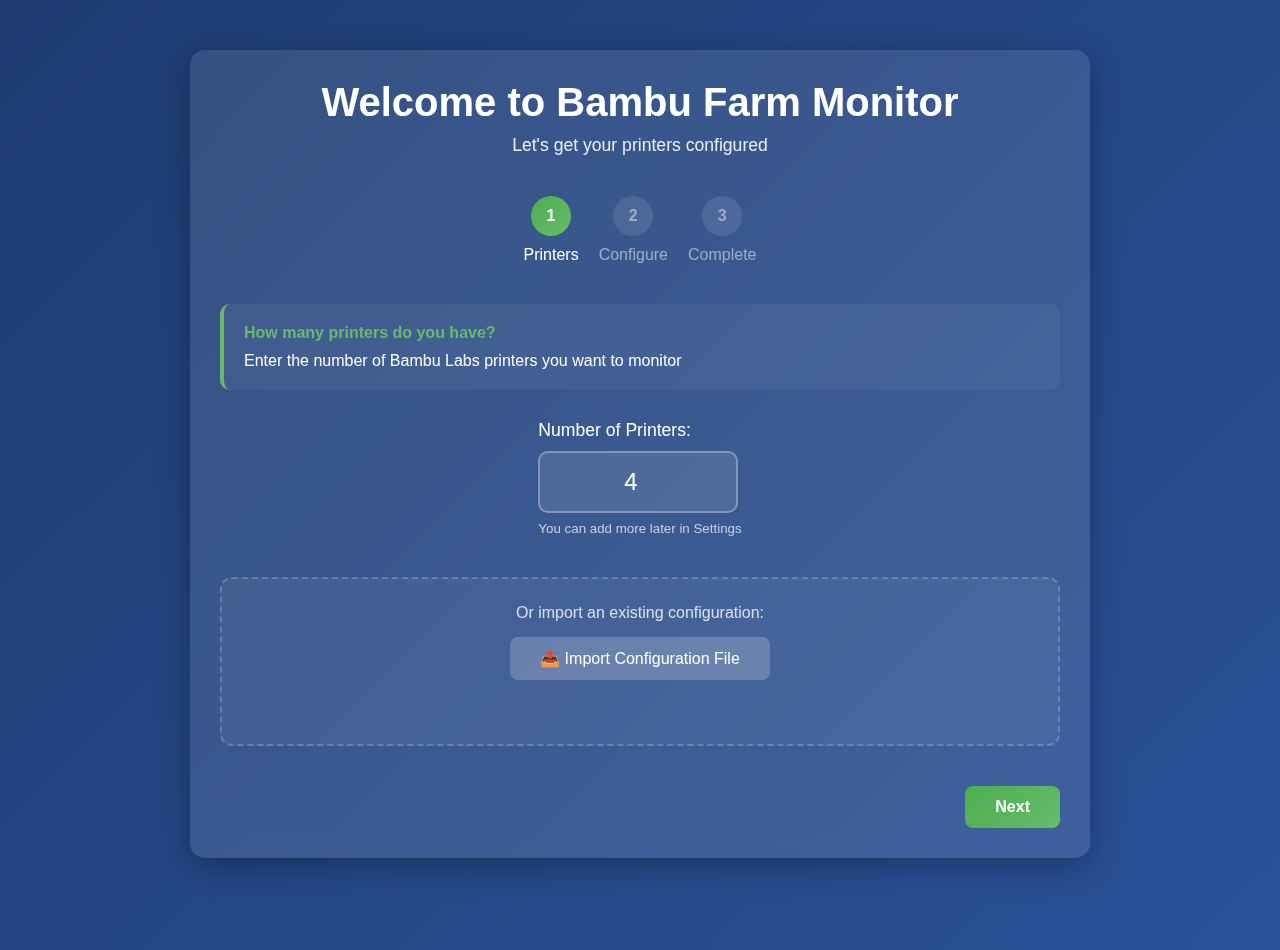
<file: www/setup.html>
<!DOCTYPE html>
<html lang="en">
<head>
    <meta charset="UTF-8">
    <meta name="viewport" content="width=device-width, initial-scale=1.0">
    <title>Setup Wizard - Bambu Farm Monitor</title>
    <link rel="stylesheet" href="style.css">
    <style>
        .setup-container {
            max-width: 900px;
            margin: 50px auto;
            padding: 30px;
            background: rgba(255, 255, 255, 0.1);
            border-radius: 15px;
            backdrop-filter: blur(10px);
            box-shadow: 0 8px 32px rgba(0, 0, 0, 0.3);
        }

        .setup-header {
            text-align: center;
            margin-bottom: 40px;
        }

        .setup-header h1 {
            font-size: 2.5rem;
            margin-bottom: 10px;
        }

        .setup-header p {
            font-size: 1.1rem;
            opacity: 0.9;
        }

        .step-indicator {
            display: flex;
            justify-content: center;
            gap: 20px;
            margin-bottom: 40px;
        }

        .step {
            display: flex;
            flex-direction: column;
            align-items: center;
            gap: 10px;
            opacity: 0.5;
            transition: opacity 0.3s;
        }

        .step.active {
            opacity: 1;
        }

        .step.completed {
            opacity: 0.7;
        }

        .step-number {
            width: 40px;
            height: 40px;
            border-radius: 50%;
            background: rgba(255, 255, 255, 0.2);
            display: flex;
            align-items: center;
            justify-content: center;
            font-weight: 700;
        }

        .step.active .step-number {
            background: linear-gradient(135deg, #4caf50, #66bb6a);
        }

        .step.completed .step-number::before {
            content: "✓";
        }

        .wizard-content {
            min-height: 400px;
        }

        .wizard-step {
            display: none;
        }

        .wizard-step.active {
            display: block;
        }

        .printer-count-selector {
            display: flex;
            gap: 15px;
            justify-content: center;
            margin-top: 30px;
        }

        .count-option {
            padding: 30px 40px;
            background: rgba(255, 255, 255, 0.1);
            border: 2px solid rgba(255, 255, 255, 0.3);
            border-radius: 10px;
            cursor: pointer;
            transition: all 0.3s;
            text-align: center;
        }

        .count-option:hover {
            background: rgba(255, 255, 255, 0.2);
            transform: translateY(-5px);
        }

        .count-option.selected {
            background: linear-gradient(135deg, #4caf50, #66bb6a);
            border-color: #66bb6a;
        }

        .count-number {
            font-size: 3rem;
            font-weight: 700;
            margin-bottom: 10px;
        }

        .printer-forms {
            display: grid;
            gap: 20px;
            margin-top: 30px;
        }

        .printer-form-card {
            background: rgba(0, 0, 0, 0.3);
            padding: 25px;
            border-radius: 10px;
            border: 1px solid rgba(255, 255, 255, 0.1);
        }

        .printer-form-card h3 {
            margin-bottom: 20px;
            color: #66bb6a;
        }

        .form-group {
            margin-bottom: 15px;
        }

        .form-group label {
            display: block;
            margin-bottom: 5px;
            font-size: 0.9rem;
            opacity: 0.9;
        }

        .form-group input {
            width: 100%;
            padding: 12px;
            background: rgba(255, 255, 255, 0.1);
            border: 1px solid rgba(255, 255, 255, 0.2);
            border-radius: 5px;
            color: white;
            font-size: 1rem;
        }

        .form-group input:focus {
            outline: none;
            border-color: #66bb6a;
            background: rgba(255, 255, 255, 0.15);
        }

        .form-group small {
            display: block;
            margin-top: 5px;
            opacity: 0.7;
            font-size: 0.85rem;
        }

        .wizard-actions {
            display: flex;
            justify-content: space-between;
            margin-top: 40px;
        }

        .btn {
            padding: 12px 30px;
            border: none;
            border-radius: 8px;
            font-size: 1rem;
            cursor: pointer;
            transition: all 0.3s;
        }

        .btn-secondary {
            background: rgba(255, 255, 255, 0.2);
            color: white;
        }

        .btn-secondary:hover {
            background: rgba(255, 255, 255, 0.3);
        }

        .btn-primary {
            background: linear-gradient(135deg, #4caf50, #66bb6a);
            color: white;
            font-weight: 600;
        }

        .btn-primary:hover {
            transform: translateY(-2px);
            box-shadow: 0 5px 15px rgba(76, 175, 80, 0.4);
        }

        .btn:disabled {
            opacity: 0.5;
            cursor: not-allowed;
        }

        .help-text {
            background: rgba(255, 255, 255, 0.05);
            padding: 20px;
            border-radius: 10px;
            border-left: 4px solid #66bb6a;
            margin-bottom: 30px;
        }

        .help-text h4 {
            margin-bottom: 10px;
            color: #66bb6a;
        }

        .help-text ul {
            margin-left: 20px;
        }

        .help-text li {
            margin-bottom: 5px;
        }

        .completion-message {
            text-align: center;
            padding: 40px 20px;
        }

        .completion-message svg {
            width: 100px;
            height: 100px;
            margin-bottom: 20px;
        }

        .completion-message h2 {
            font-size: 2rem;
            margin-bottom: 15px;
            color: #66bb6a;
        }

        .spinner {
            display: inline-block;
            width: 20px;
            height: 20px;
            border: 3px solid rgba(255, 255, 255, 0.3);
            border-top-color: #fff;
            border-radius: 50%;
            animation: spin 1s linear infinite;
        }

        .import-option {
            margin-top: 40px;
            padding: 25px;
            background: rgba(255, 255, 255, 0.05);
            border-radius: 12px;
            border: 2px dashed rgba(255, 255, 255, 0.2);
            text-align: center;
        }

        .import-option p {
            margin-bottom: 15px;
            opacity: 0.8;
            font-size: 1rem;
        }

        .import-status {
            margin-top: 15px;
            min-height: 24px;
            font-size: 0.95rem;
            font-weight: 600;
        }
    </style>
</head>
<body>
    <div class="setup-container">
        <div class="setup-header">
            <h1>Welcome to Bambu Farm Monitor</h1>
            <p>Let's get your printers configured</p>
        </div>

        <div class="step-indicator">
            <div class="step active" data-step="1">
                <div class="step-number">1</div>
                <span>Printers</span>
            </div>
            <div class="step" data-step="2">
                <div class="step-number">2</div>
                <span>Configure</span>
            </div>
            <div class="step" data-step="3">
                <div class="step-number">3</div>
                <span>Complete</span>
            </div>
        </div>

        <div class="wizard-content">
            <!-- Step 1: Select number of printers -->
            <div class="wizard-step active" data-step="1">
                <div class="help-text">
                    <h4>How many printers do you have?</h4>
                    <p>Enter the number of Bambu Labs printers you want to monitor</p>
                </div>

                <div style="text-align: center; margin-top: 30px;">
                    <div style="display: inline-block; text-align: left;">
                        <label for="printer-count-input" style="display: block; margin-bottom: 10px; font-size: 1.1rem;">Number of Printers:</label>
                        <input type="number"
                               id="printer-count-input"
                               min="1"
                               max="99"
                               value="4"
                               style="width: 200px; padding: 15px 20px; font-size: 1.5rem; text-align: center; background: rgba(255, 255, 255, 0.1); border: 2px solid rgba(255, 255, 255, 0.3); border-radius: 10px; color: white;"
                               oninput="updatePrinterCount(this.value)">
                        <small style="display: block; margin-top: 8px; opacity: 0.7;">You can add more later in Settings</small>
                    </div>
                </div>

                <div class="import-option">
                    <p>Or import an existing configuration:</p>
                    <button class="btn btn-secondary" onclick="document.getElementById('setup-import-file').click()">📤 Import Configuration File</button>
                    <input type="file" id="setup-import-file" accept=".json" style="display: none" onchange="importSetupConfig(event)">
                    <div id="import-status" class="import-status"></div>
                </div>
            </div>

            <!-- Step 2: Configure printers -->
            <div class="wizard-step" data-step="2">
                <div class="help-text">
                    <h4>Finding Your Printer Information</h4>
                    <ul>
                        <li><strong>IP Address:</strong> Check your printer's screen or router's DHCP table</li>
                        <li><strong>Access Code:</strong> Printer Settings → Network → LAN Mode MQTT (8-digit code)</li>
                        <li><strong>Serial Number:</strong> Printer Settings → Device → Device Info (starts with 01P)</li>
                    </ul>
                </div>

                <div class="printer-forms" id="printer-forms"></div>
            </div>

            <!-- Step 3: Completion -->
            <div class="wizard-step" data-step="3">
                <div class="completion-message">
                    <svg viewBox="0 0 100 100" fill="none" xmlns="http://www.w3.org/2000/svg">
                        <circle cx="50" cy="50" r="45" stroke="#66bb6a" stroke-width="5"/>
                        <path d="M30 50 L45 65 L70 35" stroke="#66bb6a" stroke-width="5" stroke-linecap="round" stroke-linejoin="round"/>
                    </svg>
                    <h2>Setup Complete!</h2>
                    <p>Your printers have been configured successfully.</p>
                    <p>Redirecting to dashboard...</p>
                    <div class="spinner" style="margin-top: 20px;"></div>
                </div>
            </div>
        </div>

        <div class="wizard-actions">
            <button class="btn btn-secondary" id="btn-back" style="visibility: hidden;">Back</button>
            <button class="btn btn-primary" id="btn-next">Next</button>
        </div>
    </div>

    <script>
        let currentStep = 1;
        let printerCount = 4;
        const maxSteps = 3;

        // Step navigation
        function updateStepIndicator() {
            document.querySelectorAll('.step').forEach(step => {
                const stepNum = parseInt(step.dataset.step);
                step.classList.remove('active', 'completed');
                if (stepNum < currentStep) {
                    step.classList.add('completed');
                } else if (stepNum === currentStep) {
                    step.classList.add('active');
                }
            });

            document.querySelectorAll('.wizard-step').forEach(step => {
                step.classList.remove('active');
            });
            document.querySelector(`.wizard-step[data-step="${currentStep}"]`).classList.add('active');

            // Update button visibility
            document.getElementById('btn-back').style.visibility = currentStep > 1 && currentStep < maxSteps ? 'visible' : 'hidden';
            document.getElementById('btn-next').textContent = currentStep === 2 ? 'Complete Setup' : 'Next';
            document.getElementById('btn-next').style.display = currentStep === maxSteps ? 'none' : 'block';
        }

        // Update printer count from input
        function updatePrinterCount(value) {
            const count = parseInt(value);
            if (count >= 1 && count <= 99) {
                printerCount = count;
            }
        }

        // Generate printer forms
        function generatePrinterForms() {
            const container = document.getElementById('printer-forms');
            container.innerHTML = '';

            for (let i = 1; i <= printerCount; i++) {
                const formCard = document.createElement('div');
                formCard.className = 'printer-form-card';
                formCard.innerHTML = `
                    <h3>Printer ${i}</h3>
                    <div class="form-group">
                        <label>Printer Name</label>
                        <input type="text" id="name-${i}" value="Printer ${i}" placeholder="My Printer">
                        <small>Friendly name for this printer</small>
                    </div>
                    <div class="form-group">
                        <label>IP Address *</label>
                        <input type="text" id="ip-${i}" placeholder="192.168.1.100" required>
                        <small>Local network IP address of the printer</small>
                    </div>
                    <div class="form-group">
                        <label>Access Code *</label>
                        <input type="text" id="code-${i}" placeholder="12345678" maxlength="8" required>
                        <small>8-digit MQTT access code from printer settings</small>
                    </div>
                    <div class="form-group">
                        <label>Serial Number (Optional)</label>
                        <input type="text" id="serial-${i}" placeholder="01P00A411800001">
                        <small>Required for real-time status monitoring</small>
                    </div>
                `;
                container.appendChild(formCard);
            }
        }

        // Collect printer data
        function collectPrinterData() {
            const printers = [];
            for (let i = 1; i <= printerCount; i++) {
                const name = document.getElementById(`name-${i}`).value || `Printer ${i}`;
                const ip = document.getElementById(`ip-${i}`).value.trim();
                const code = document.getElementById(`code-${i}`).value.trim();
                const serial = document.getElementById(`serial-${i}`).value.trim();

                if (!ip || !code) {
                    alert(`Please fill in IP and Access Code for Printer ${i}`);
                    return null;
                }

                printers.push({ name, ip, access_code: code, serial });
            }
            return printers;
        }

        // Save configuration
        async function saveConfiguration() {
            const printers = collectPrinterData();
            if (!printers) return false;

            try {
                const response = await fetch('/api/config/printers/bulk', {
                    method: 'POST',
                    headers: { 'Content-Type': 'application/json' },
                    body: JSON.stringify({ printers })
                });

                if (!response.ok) throw new Error('Failed to save configuration');

                // Reconnect MQTT after saving configuration
                try {
                    await fetch('/api/status/reconnect', { method: 'POST' });
                } catch (mqttError) {
                    console.error('Error reconnecting MQTT:', mqttError);
                    // Don't fail setup if MQTT reconnect fails
                }

                return true;
            } catch (error) {
                console.error('Error saving configuration:', error);
                alert('Failed to save configuration. Please try again.');
                return false;
            }
        }

        // Button handlers
        document.getElementById('btn-back').addEventListener('click', () => {
            if (currentStep > 1) {
                currentStep--;
                updateStepIndicator();
            }
        });

        document.getElementById('btn-next').addEventListener('click', async () => {
            if (currentStep === 1) {
                // Get printer count from input
                const input = document.getElementById('printer-count-input');
                const count = parseInt(input.value);

                // Validate input
                if (isNaN(count) || count < 1 || count > 99) {
                    alert('Please enter a valid number of printers (1-99)');
                    return;
                }

                printerCount = count;

                // Generate forms for selected number of printers
                generatePrinterForms();
                currentStep++;
                updateStepIndicator();
            } else if (currentStep === 2) {
                // Save configuration and proceed
                if (await saveConfiguration()) {
                    currentStep++;
                    updateStepIndicator();

                    // Redirect to dashboard after 3 seconds
                    setTimeout(() => {
                        window.location.href = '/';
                    }, 3000);
                }
            }
        });

        // Import configuration from file
        async function importSetupConfig(event) {
            const file = event.target.files[0];
            if (!file) return;

            const statusDiv = document.getElementById('import-status');
            statusDiv.innerHTML = '<span style="color: #2196f3;">📤 Importing configuration...</span>';

            try {
                const formData = new FormData();
                formData.append('file', file);

                const response = await fetch('/api/config/import', {
                    method: 'POST',
                    body: formData
                });

                const result = await response.json();

                if (!response.ok) {
                    throw new Error(result.error || 'Failed to import configuration');
                }

                statusDiv.innerHTML = `<span style="color: #4caf50;">✓ Successfully imported ${result.printers.length} printers!</span>`;

                // Reconnect MQTT
                try {
                    await fetch('/api/status/reconnect', { method: 'POST' });
                } catch (mqttError) {
                    console.error('Error reconnecting MQTT:', mqttError);
                }

                // Redirect to dashboard after 2 seconds
                setTimeout(() => {
                    window.location.href = '/';
                }, 2000);

            } catch (error) {
                console.error('Error importing configuration:', error);
                statusDiv.innerHTML = `<span style="color: #f44336;">✗ Error: ${error.message}</span>`;
            } finally {
                // Clear file input
                event.target.value = '';
            }
        }

        // Initialize
        updateStepIndicator();
    </script>
</body>
</html>
</file>
<file: www/style.css>
* {
    margin: 0;
    padding: 0;
    box-sizing: border-box;
}

body {
    font-family: -apple-system, BlinkMacSystemFont, 'Segoe UI', Roboto, Oxygen, Ubuntu, Cantarell, sans-serif;
    background: linear-gradient(135deg, #1e3c72 0%, #2a5298 100%);
    color: #fff;
    min-height: 100vh;
}

.container {
    max-width: 1920px;
    margin: 0 auto;
    padding: 20px;
}

header {
    text-align: center;
    margin-bottom: 30px;
}

header h1 {
    font-size: 2.5rem;
    margin-bottom: 15px;
    text-shadow: 2px 2px 4px rgba(0, 0, 0, 0.3);
}

.status-bar {
    display: flex;
    justify-content: center;
    align-items: center;
    gap: 20px;
    position: relative;
}

.settings-btn {
    position: absolute;
    right: 20px;
    background: rgba(255, 255, 255, 0.1);
    border: 2px solid rgba(255, 255, 255, 0.3);
    color: white;
    padding: 8px 16px;
    border-radius: 8px;
    font-size: 20px;
    cursor: pointer;
    transition: all 0.3s ease;
    backdrop-filter: blur(10px);
}

.settings-btn:hover {
    background: rgba(255, 255, 255, 0.2);
    border-color: rgba(255, 255, 255, 0.5);
    transform: scale(1.1);
}

.status-item {
    display: flex;
    align-items: center;
    gap: 8px;
    background: rgba(255, 255, 255, 0.1);
    padding: 8px 16px;
    border-radius: 20px;
    backdrop-filter: blur(10px);
}

.status-dot {
    width: 12px;
    height: 12px;
    border-radius: 50%;
    background: #ffd700;
    animation: pulse 2s ease-in-out infinite;
}

.status-dot.connected {
    background: #00ff00;
}

.status-dot.error {
    background: #ff4444;
    animation: none;
}

@keyframes pulse {
    0%, 100% { opacity: 1; }
    50% { opacity: 0.5; }
}

.grid-container {
    display: grid;
    grid-template-columns: repeat(auto-fit, minmax(600px, 1fr));
    gap: 20px;
    margin-bottom: 30px;
}

@media (max-width: 1400px) {
    .grid-container {
        grid-template-columns: repeat(auto-fit, minmax(500px, 1fr));
    }
}

@media (max-width: 768px) {
    .grid-container {
        grid-template-columns: 1fr;
    }

    header h1 {
        font-size: 1.8rem;
    }
}

.camera-card {
    background: rgba(255, 255, 255, 0.1);
    border-radius: 15px;
    overflow: hidden;
    backdrop-filter: blur(10px);
    box-shadow: 0 8px 32px rgba(0, 0, 0, 0.3);
    transition: transform 0.3s ease, box-shadow 0.3s ease;
}

.camera-card:hover {
    transform: translateY(-5px);
    box-shadow: 0 12px 40px rgba(0, 0, 0, 0.4);
}

.camera-header {
    display: flex;
    justify-content: space-between;
    align-items: center;
    padding: 15px 20px;
    background: rgba(0, 0, 0, 0.2);
    border-bottom: 2px solid rgba(255, 255, 255, 0.1);
}

.camera-header h2 {
    font-size: 1.3rem;
    font-weight: 600;
}

.stream-status {
    font-size: 1.5rem;
    color: #ffd700;
    animation: pulse 2s ease-in-out infinite;
}

.stream-status.connected {
    color: #00ff00;
    animation: none;
}

.stream-status.error {
    color: #ff4444;
    animation: none;
}

.video-container {
    position: relative;
    width: 100%;
    padding-top: 56.25%; /* 16:9 aspect ratio */
    background: #000;
}

.camera-video {
    position: absolute;
    top: 0;
    left: 0;
    width: 100%;
    height: 100%;
    border: none;
    background: #000;
}

.loading-overlay {
    position: absolute;
    top: 0;
    left: 0;
    width: 100%;
    height: 100%;
    background: rgba(0, 0, 0, 0.8);
    display: flex;
    flex-direction: column;
    justify-content: center;
    align-items: center;
    gap: 15px;
    z-index: 10;
}

.loading-overlay.hidden {
    display: none;
}

.fullscreen-btn {
    position: absolute;
    top: 10px;
    right: 10px;
    z-index: 100;
    background: rgba(0, 0, 0, 0.6);
    color: white;
    border: 2px solid rgba(255, 255, 255, 0.3);
    border-radius: 8px;
    padding: 8px 12px;
    font-size: 20px;
    cursor: pointer;
    opacity: 0.7;
    transition: all 0.3s ease;
    backdrop-filter: blur(5px);
}

.fullscreen-btn:hover {
    opacity: 1;
    background: rgba(0, 0, 0, 0.8);
    border-color: rgba(255, 255, 255, 0.6);
    transform: scale(1.1);
}

.fullscreen-btn:active {
    transform: scale(0.95);
}

.status-overlay {
    position: absolute;
    bottom: 0;
    left: 0;
    right: 0;
    background: linear-gradient(to top, rgba(0, 0, 0, 0.95), transparent);
    padding: 15px;
    transform: translateY(100%);
    transition: transform 0.3s ease;
    z-index: 50;
    pointer-events: none;
}

.status-overlay.active {
    transform: translateY(0);
}

.print-info {
    color: white;
}

.print-file {
    font-weight: 600;
    font-size: 0.9rem;
    margin-bottom: 10px;
    overflow: hidden;
    text-overflow: ellipsis;
    white-space: nowrap;
}

.print-progress {
    display: flex;
    align-items: center;
    gap: 10px;
    margin-bottom: 10px;
}

.progress-bar {
    flex: 1;
    height: 8px;
    background: rgba(255, 255, 255, 0.2);
    border-radius: 4px;
    overflow: hidden;
}

.progress-fill {
    height: 100%;
    background: linear-gradient(90deg, #4caf50, #8bc34a);
    border-radius: 4px;
    transition: width 0.5s ease;
}

.progress-text {
    font-weight: 600;
    font-size: 0.85rem;
    min-width: 40px;
    text-align: right;
}

.print-details {
    display: flex;
    justify-content: space-between;
    font-size: 0.8rem;
    margin-bottom: 8px;
}

.detail-item {
    display: flex;
    gap: 5px;
}

.detail-item .label {
    opacity: 0.7;
}

.detail-item .value {
    font-weight: 600;
}

.temp-info {
    display: flex;
    justify-content: space-around;
    font-size: 0.75rem;
    padding-top: 8px;
    border-top: 1px solid rgba(255, 255, 255, 0.2);
}

.temp-item {
    display: flex;
    align-items: center;
    gap: 5px;
}

.temp-icon {
    font-size: 1rem;
}

.temp-value {
    font-weight: 600;
}

.spinner {
    width: 50px;
    height: 50px;
    border: 4px solid rgba(255, 255, 255, 0.3);
    border-top-color: #fff;
    border-radius: 50%;
    animation: spin 1s linear infinite;
}

@keyframes spin {
    to { transform: rotate(360deg); }
}

/* Printer Status Section */
.printer-status {
    padding: 20px;
    background: rgba(0, 0, 0, 0.3);
    min-height: 120px;
}

.status-loading {
    text-align: center;
    opacity: 0.6;
    font-size: 0.9rem;
    padding: 20px;
}

/* Printing Status */
.status-printing {
    display: flex;
    flex-direction: column;
    gap: 15px;
}

.status-state {
    display: inline-flex;
    align-items: center;
    gap: 8px;
    padding: 6px 12px;
    border-radius: 20px;
    font-size: 0.85rem;
    font-weight: 700;
    letter-spacing: 0.5px;
    width: fit-content;
}

.status-state.printing {
    background: linear-gradient(135deg, #4caf50, #66bb6a);
    color: white;
    box-shadow: 0 2px 8px rgba(76, 175, 80, 0.4);
}

.status-state.idle {
    background: rgba(255, 255, 255, 0.15);
    color: rgba(255, 255, 255, 0.8);
    border: 1px solid rgba(255, 255, 255, 0.2);
}

.print-file-name {
    display: flex;
    align-items: center;
    gap: 8px;
    font-size: 1rem;
    font-weight: 600;
    color: white;
    overflow: hidden;
    text-overflow: ellipsis;
    white-space: nowrap;
}

.print-file-name svg {
    flex-shrink: 0;
    opacity: 0.8;
}

.progress-section {
    display: flex;
    align-items: center;
    gap: 15px;
}

.progress-bar-container {
    flex: 1;
    height: 10px;
    background: rgba(255, 255, 255, 0.15);
    border-radius: 10px;
    overflow: hidden;
    box-shadow: inset 0 2px 4px rgba(0, 0, 0, 0.2);
}

.progress-bar-fill {
    height: 100%;
    background: linear-gradient(90deg, #4caf50, #66bb6a, #4caf50);
    background-size: 200% 100%;
    border-radius: 10px;
    transition: width 0.5s ease;
    animation: shimmer 2s linear infinite;
}

@keyframes shimmer {
    0% { background-position: 200% 0; }
    100% { background-position: -200% 0; }
}

.progress-percentage {
    font-size: 1.1rem;
    font-weight: 700;
    color: #66bb6a;
    min-width: 50px;
    text-align: right;
}

.status-grid {
    display: grid;
    grid-template-columns: repeat(2, 1fr);
    gap: 12px;
}

.status-item {
    display: flex;
    align-items: center;
    gap: 10px;
    background: rgba(255, 255, 255, 0.08);
    padding: 10px;
    border-radius: 10px;
    border: 1px solid rgba(255, 255, 255, 0.1);
}

.status-icon {
    width: 32px;
    height: 32px;
    display: flex;
    align-items: center;
    justify-content: center;
    background: rgba(255, 255, 255, 0.1);
    border-radius: 8px;
    flex-shrink: 0;
}

.status-icon.nozzle {
    background: linear-gradient(135deg, #ff6b6b, #ff8e53);
}

.status-icon.bed {
    background: linear-gradient(135deg, #4facfe, #00f2fe);
}

.status-info {
    flex: 1;
    min-width: 0;
}

.status-label {
    font-size: 0.7rem;
    opacity: 0.7;
    text-transform: uppercase;
    letter-spacing: 0.5px;
    margin-bottom: 2px;
}

.status-value {
    font-size: 0.95rem;
    font-weight: 600;
    white-space: nowrap;
    overflow: hidden;
    text-overflow: ellipsis;
}

/* Idle Status */
.status-idle {
    display: flex;
    flex-direction: column;
    gap: 15px;
}

.idle-temps {
    display: flex;
    gap: 20px;
    flex-wrap: wrap;
}

.temp-reading {
    display: flex;
    align-items: center;
    gap: 8px;
    padding: 8px 12px;
    background: rgba(255, 255, 255, 0.08);
    border-radius: 8px;
    border: 1px solid rgba(255, 255, 255, 0.1);
    font-size: 0.9rem;
}

.temp-reading svg {
    opacity: 0.7;
}

/* AMS Color Display */
.ams-section {
    display: flex;
    align-items: center;
    gap: 12px;
    padding: 12px 0 0 0;
    margin-top: 12px;
    border-top: 1px solid rgba(255, 255, 255, 0.1);
}

.ams-label {
    font-size: 0.8rem;
    font-weight: 600;
    opacity: 0.8;
    text-transform: uppercase;
    letter-spacing: 0.5px;
    min-width: 40px;
}

.ams-trays {
    display: flex;
    gap: 8px;
    flex-wrap: wrap;
}

.ams-tray {
    position: relative;
    display: flex;
    flex-direction: column;
    align-items: center;
    gap: 4px;
}

.ams-color {
    width: 32px;
    height: 32px;
    border-radius: 6px;
    border: 2px solid rgba(255, 255, 255, 0.3);
    box-shadow: 0 2px 8px rgba(0, 0, 0, 0.3);
    transition: all 0.3s ease;
}

.ams-tray.active .ams-color {
    border-color: #66bb6a;
    border-width: 3px;
    box-shadow: 0 0 12px rgba(102, 187, 106, 0.6);
    transform: scale(1.1);
}

.ams-tray.empty .ams-color {
    opacity: 0.4;
    border-style: dashed;
}

.ams-indicator {
    font-size: 0.7rem;
    color: #66bb6a;
    font-weight: bold;
    animation: bounce 2s ease-in-out infinite;
}

@keyframes bounce {
    0%, 100% { transform: translateY(0); }
    50% { transform: translateY(-3px); }
}

@media (max-width: 768px) {
    .status-grid {
        grid-template-columns: 1fr;
    }

    .idle-temps {
        flex-direction: column;
        gap: 10px;
    }

    .ams-section {
        flex-direction: column;
        align-items: flex-start;
        gap: 8px;
    }

    .ams-color {
        width: 28px;
        height: 28px;
    }
}

footer {
    text-align: center;
    padding: 20px;
    background: rgba(255, 255, 255, 0.1);
    border-radius: 10px;
    backdrop-filter: blur(10px);
}

footer p {
    font-size: 0.9rem;
    opacity: 0.8;
}

/* Resizable cards */
.camera-card.resizable {
    position: relative;
    min-width: 300px;
    min-height: 250px;
}

.resize-handle {
    position: absolute;
    bottom: 0;
    right: 0;
    width: 20px;
    height: 20px;
    cursor: nwse-resize;
    background: linear-gradient(135deg, transparent 0%, transparent 50%, rgba(255,255,255,0.3) 50%, rgba(255,255,255,0.3) 100%);
    border-bottom-right-radius: 15px;
    z-index: 10;
}

.resize-handle:hover {
    background: linear-gradient(135deg, transparent 0%, transparent 50%, rgba(255,255,255,0.5) 50%, rgba(255,255,255,0.5) 100%);
}

/* No printers message */
.no-printers {
    grid-column: 1 / -1;
    text-align: center;
    padding: 60px 20px;
    background: rgba(255, 255, 255, 0.1);
    border-radius: 15px;
    backdrop-filter: blur(10px);
    font-size: 1.2rem;
    opacity: 0.8;
}

/* Dynamic grid adjustments for different numbers of printers */
.grid-container {
    display: grid;
    grid-template-columns: repeat(auto-fit, minmax(400px, 1fr));
    gap: 20px;
    padding: 20px;
}

@media (max-width: 768px) {
    .grid-container {
        grid-template-columns: 1fr;
    }
    
    .camera-card.resizable {
        min-width: 100%;
    }
    
    .resize-handle {
        display: none; /* Hide resize on mobile */
    }
}
</file>
